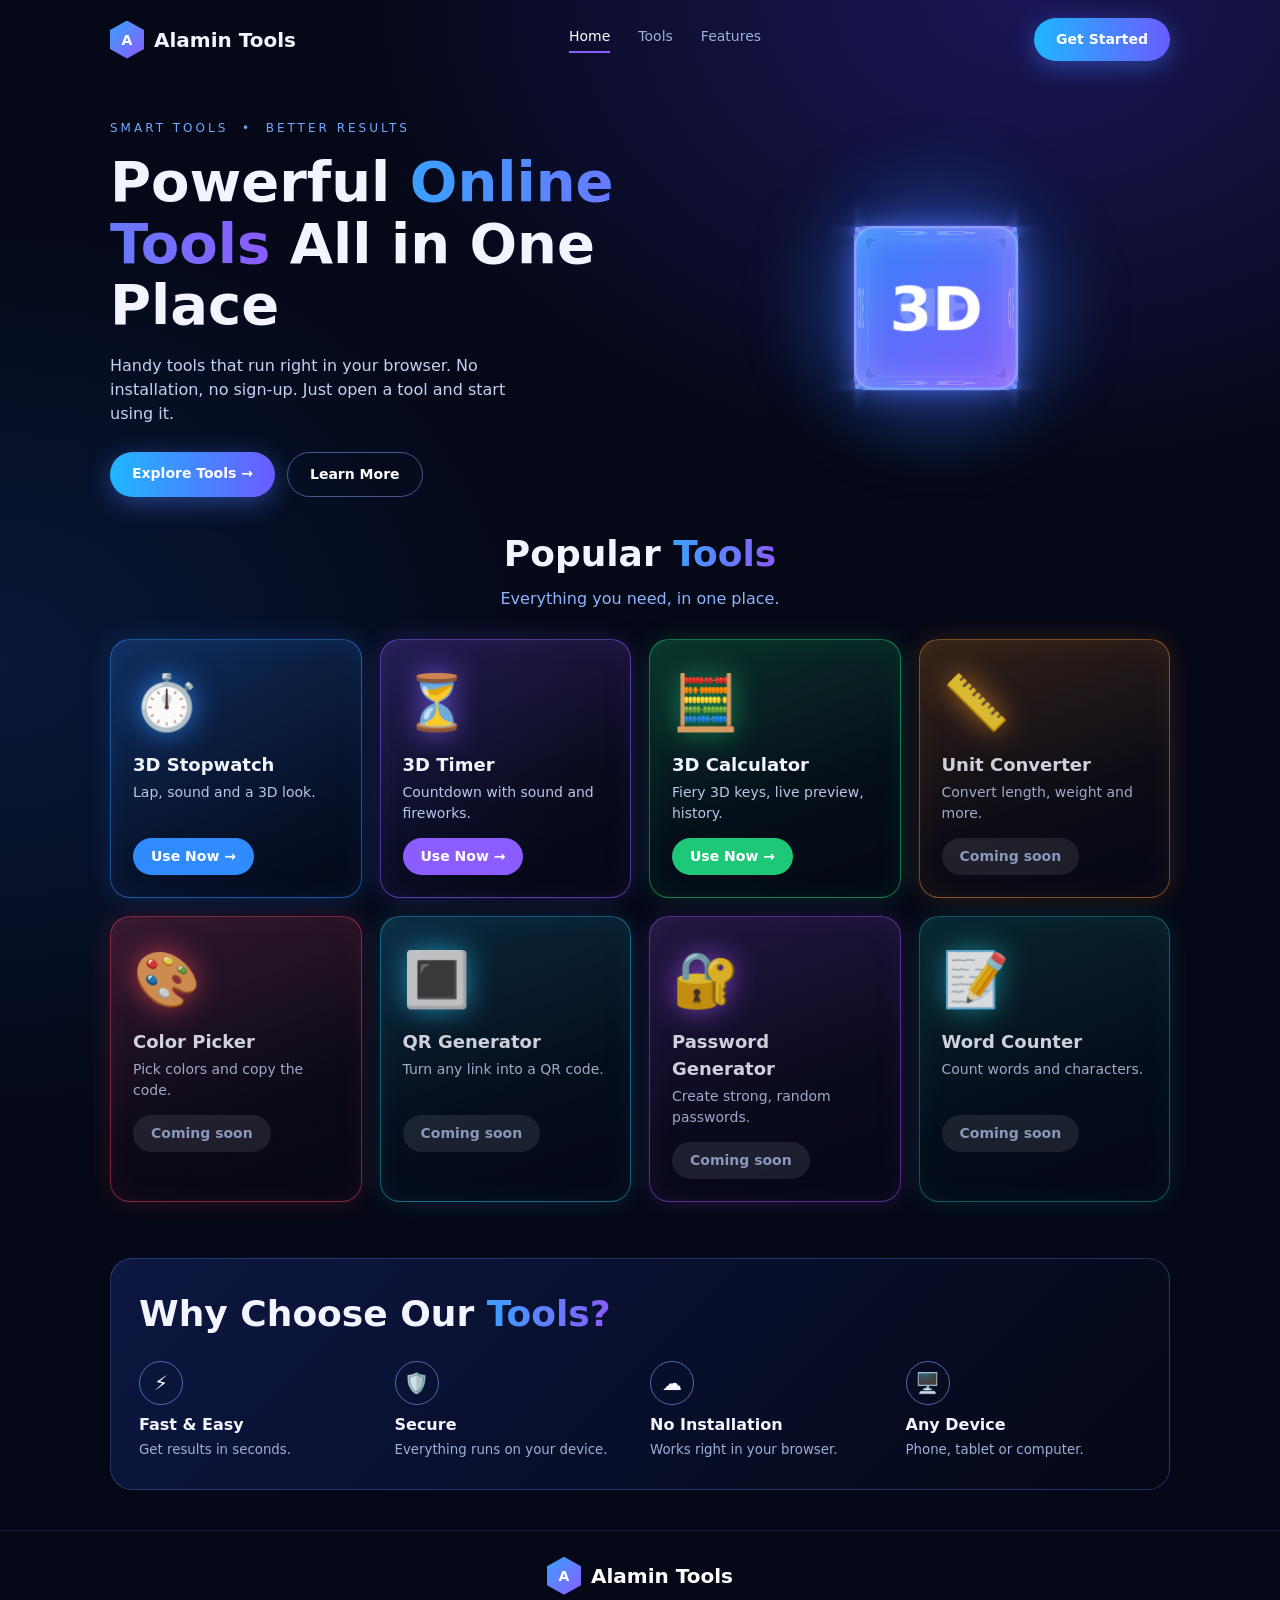
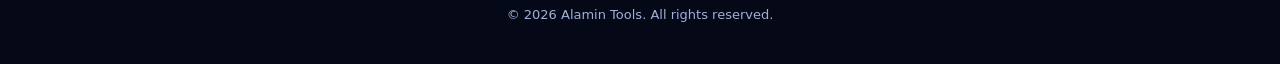
<file: index.html>
<!DOCTYPE html>
<html lang="en">
<head>
<meta charset="utf-8">
<meta name="viewport" content="width=device-width, initial-scale=1">
<title>Alamin Tools - Powerful Online Tools</title>
<style>
:root{--bg:#050816;--fg:#f2f5ff;--muted:#9fb0d8;--blue:#2f8bff;--violet:#8b5cff}
*{box-sizing:border-box;margin:0}
html{scroll-behavior:smooth}
body{background:var(--bg);color:var(--fg);font-family:system-ui,-apple-system,"Segoe UI",sans-serif;line-height:1.5;overflow-x:hidden;
background-image:radial-gradient(700px 500px at 80% 0,rgba(80,60,255,.28),transparent),radial-gradient(600px 500px at 0 40%,rgba(30,120,255,.14),transparent)}
a{color:inherit;text-decoration:none}
.wrap{max-width:1100px;margin:0 auto;padding:0 20px}
header{display:flex;align-items:center;justify-content:space-between;padding:18px 0}
.logo{display:flex;align-items:center;gap:10px;font-weight:700;font-size:20px}
.logo i{width:34px;height:38px;background:linear-gradient(135deg,#3aa0ff,#8b5cff);clip-path:polygon(50% 0,100% 25%,100% 75%,50% 100%,0 75%,0 25%);display:grid;place-items:center;font:800 14px system-ui;color:#fff;font-style:normal}
nav{display:flex;gap:28px;font-size:14px;color:var(--muted)}
nav a:first-child{color:#fff;border-bottom:2px solid var(--violet);padding-bottom:4px}
.btn{display:inline-block;padding:11px 22px;border-radius:999px;font-weight:600;font-size:14px;background:linear-gradient(90deg,#1fb6ff,#6a5cff);color:#fff;box-shadow:0 6px 24px rgba(70,120,255,.45)}
.btn.ghost{background:transparent;border:1px solid rgba(130,160,255,.5);box-shadow:none}
.hero{display:grid;grid-template-columns:1.1fr .9fr;align-items:center;gap:20px;padding:40px 0 30px}
.eyebrow{letter-spacing:.25em;font-size:12px;color:#6fa8ff;margin-bottom:14px}
h1{font-size:clamp(34px,6vw,56px);line-height:1.1}
h1 span,h2 span{background:linear-gradient(90deg,#3aa0ff,#8b5cff);-webkit-background-clip:text;background-clip:text;color:transparent}
.hero p{color:#c5d1f2;margin:18px 0 26px;max-width:440px}
.hero .row{display:flex;gap:12px;flex-wrap:wrap}
.stage{height:320px;display:grid;place-items:center;perspective:900px;position:relative}
.stage:before{content:"";position:absolute;width:300px;height:300px;border-radius:50%;background:radial-gradient(circle,rgba(110,80,255,.55),rgba(30,140,255,.25) 50%,transparent 70%);filter:blur(30px)}
.cube{position:relative;width:150px;height:150px;transform-style:preserve-3d;animation:spin 14s linear infinite}
.cube b{position:absolute;inset:0;display:grid;place-items:center;font:800 56px system-ui;color:#fff;border:2px solid rgba(160,190,255,.7);border-radius:18px;background:linear-gradient(135deg,rgba(47,139,255,.8),rgba(139,92,255,.8));box-shadow:inset 0 0 30px rgba(255,255,255,.25),0 0 30px rgba(90,120,255,.6)}
.cube b:nth-child(1){transform:translateZ(75px)}
.cube b:nth-child(2){transform:rotateY(180deg) translateZ(75px)}
.cube b:nth-child(3){transform:rotateY(90deg) translateZ(75px)}
.cube b:nth-child(4){transform:rotateY(-90deg) translateZ(75px)}
.cube b:nth-child(5){transform:rotateX(90deg) translateZ(75px)}
.cube b:nth-child(6){transform:rotateX(-90deg) translateZ(75px)}
@keyframes spin{from{transform:rotateX(-22deg) rotateY(0)}to{transform:rotateX(-22deg) rotateY(360deg)}}
@media (prefers-reduced-motion:reduce){.cube{animation:none;transform:rotateX(-22deg) rotateY(30deg)}}
h2{text-align:center;font-size:clamp(26px,4vw,36px)}
.sub{text-align:center;color:#8fb4ff;margin:6px 0 28px}
.grid{display:grid;grid-template-columns:repeat(auto-fill,minmax(230px,1fr));gap:18px}
.card{--c:47,139,255;position:relative;padding:22px;border-radius:20px;border:1px solid rgba(var(--c),.55);background:linear-gradient(160deg,rgba(var(--c),.22),rgba(var(--c),.04) 60%,rgba(5,8,22,.6));box-shadow:0 0 24px rgba(var(--c),.18),inset 0 0 30px rgba(var(--c),.08);transition:transform .2s,box-shadow .2s}
.card:hover{transform:translateY(-6px);box-shadow:0 0 34px rgba(var(--c),.4)}
.card .ic{font-size:54px;margin-bottom:8px;filter:drop-shadow(0 0 14px rgba(var(--c),.8))}
.card h3{font-size:18px;margin-bottom:4px}
.card p{font-size:14px;color:#b9c6e8;min-height:42px;margin-bottom:14px}
.card .go{display:inline-block;padding:8px 18px;border-radius:999px;font-size:14px;font-weight:600;background:rgb(var(--c));color:#fff}
.card.soon .go{background:rgba(255,255,255,.1);color:#9fb0d8}
.card.soon{opacity:.85}
.why{margin:56px 0 40px;padding:28px;border-radius:22px;border:1px solid rgba(110,140,255,.3);background:linear-gradient(135deg,rgba(20,40,110,.5),rgba(5,8,22,.6))}
.why h2{text-align:left;margin-bottom:20px}
.feats{display:grid;grid-template-columns:repeat(auto-fit,minmax(180px,1fr));gap:20px}
.feats .e{width:44px;height:44px;border-radius:50%;border:1px solid rgba(130,160,255,.6);display:grid;place-items:center;font-size:20px;margin-bottom:8px}
.feats b{display:block}
.feats small{color:var(--muted)}
footer{border-top:1px solid rgba(130,160,255,.15);padding:26px 0 40px;text-align:center;color:var(--muted);font-size:13px}
footer .logo{justify-content:center;margin-bottom:10px;color:#fff}
@media (max-width:760px){nav{display:none}.hero{grid-template-columns:1fr}.stage{height:260px;order:-1}.cube{transform-origin:center}}
</style>
</head>
<body>
<div class="wrap">
  <header>
    <a class="logo" href="#"><i>A</i> Alamin Tools</a>
    <nav><a href="#">Home</a><a href="#tools">Tools</a><a href="#features">Features</a></nav>
    <a class="btn" href="#tools">Get Started</a>
  </header>

  <section class="hero">
    <div>
      <div class="eyebrow">SMART TOOLS &nbsp;•&nbsp; BETTER RESULTS</div>
      <h1>Powerful <span>Online Tools</span> All in One Place</h1>
      <p>Handy tools that run right in your browser. No installation, no sign-up. Just open a tool and start using it.</p>
      <div class="row"><a class="btn" href="#tools">Explore Tools →</a><a class="btn ghost" href="#features">Learn More</a></div>
    </div>
    <div class="stage"><div class="cube"><b>3D</b><b>3D</b><b>3D</b><b>3D</b><b>3D</b><b>3D</b></div></div>
  </section>

  <section id="tools">
    <h2>Popular <span>Tools</span></h2>
    <div class="sub">Everything you need, in one place.</div>
    <div class="grid" id="grid"></div>
  </section>

  <section class="why" id="features">
    <h2>Why Choose Our <span>Tools?</span></h2>
    <div class="feats">
      <div><div class="e">⚡</div><b>Fast &amp; Easy</b><small>Get results in seconds.</small></div>
      <div><div class="e">🛡️</div><b>Secure</b><small>Everything runs on your device.</small></div>
      <div><div class="e">☁️</div><b>No Installation</b><small>Works right in your browser.</small></div>
      <div><div class="e">🖥️</div><b>Any Device</b><small>Phone, tablet or computer.</small></div>
    </div>
  </section>
</div>
<footer>
  <div class="logo"><i>A</i> Alamin Tools</div>
  © 2026 Alamin Tools. All rights reserved.
</footer>
<script src="tools.js"></script>
<script>
(function(){
  var g=document.getElementById('grid'),T=window.TOOLS||[];
  if(!T.length){g.textContent='Tools list could not be loaded.';return}
  T.forEach(function(t){
    var live=!!t.url,el=document.createElement(live?'a':'div');
    el.className='card'+(live?'':' soon');el.style.setProperty('--c',t.color||'47,139,255');
    if(live)el.href=t.url;
    var ic=document.createElement('div');ic.className='ic';ic.textContent=t.icon||'🛠️';
    var h=document.createElement('h3');h.textContent=t.name;
    var p=document.createElement('p');p.textContent=t.desc||'';
    var b=document.createElement('span');b.className='go';b.textContent=live?'Use Now →':'Coming soon';
    el.append(ic,h,p,b);g.appendChild(el);
  });
})();
</script>
</body>
</html>
</file>
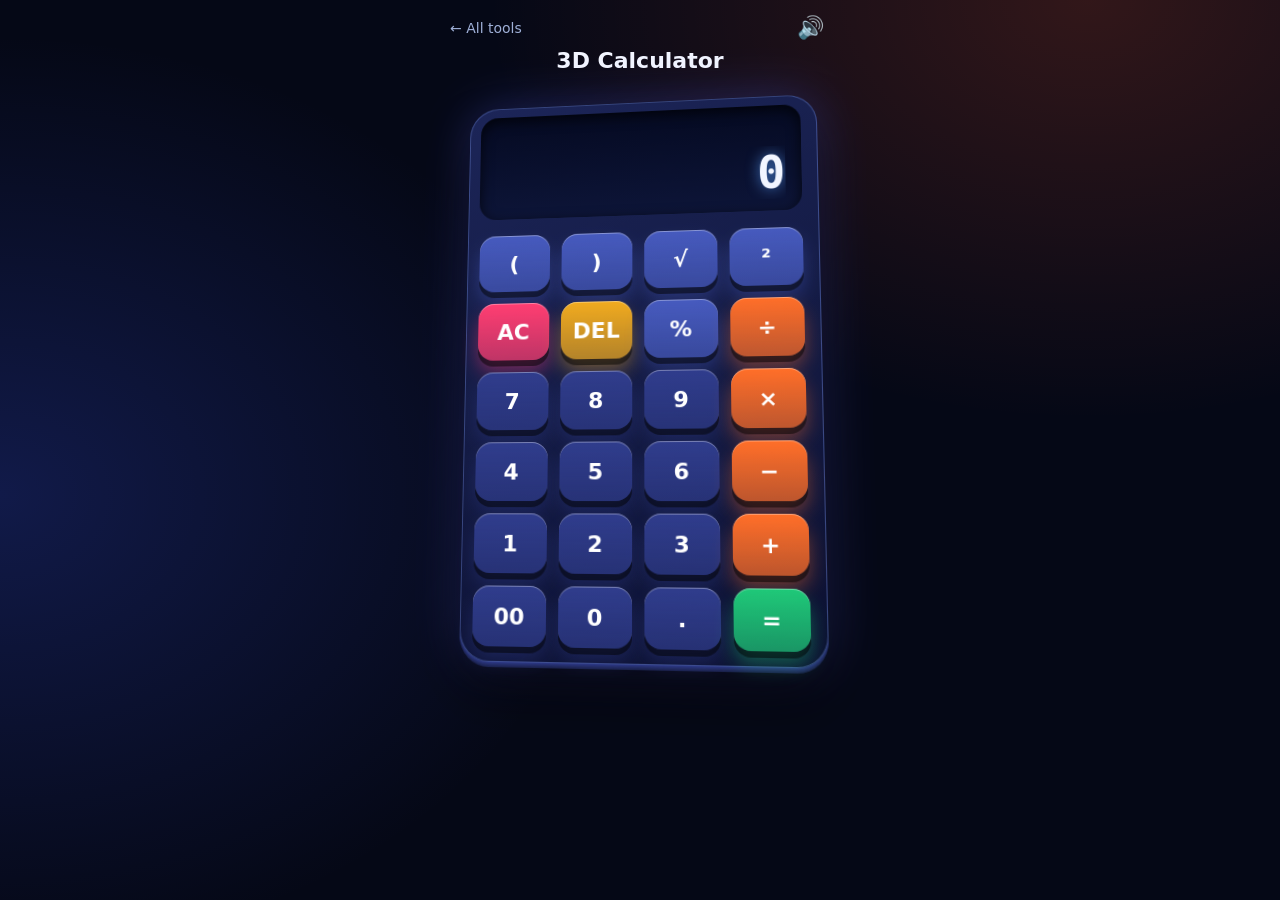
<file: calculator.html>
<!DOCTYPE html>
<html lang="en">
<head>
<meta charset="utf-8">
<meta name="viewport" content="width=device-width, initial-scale=1">
<title>3D Calculator</title>
<style>
*{box-sizing:border-box;margin:0;-webkit-tap-highlight-color:transparent}
html,body{background:#050816;color:#f2f5ff;font-family:system-ui,-apple-system,"Segoe UI",sans-serif}
body{min-height:100vh;display:flex;flex-direction:column;align-items:center;padding:14px 14px 40px;overflow-x:hidden;
background-image:radial-gradient(600px 420px at 85% 0,rgba(255,90,40,.18),transparent),radial-gradient(600px 460px at 0 55%,rgba(60,90,255,.22),transparent)}
.top{width:min(380px,100%);display:flex;justify-content:space-between;align-items:center}
.top a{color:#9fb0d8;font-size:14px;text-decoration:none}
#snd{background:none;border:0;font-size:22px;cursor:pointer;color:#fff}
h1{font-size:22px;margin:6px 0 18px}
.scene{perspective:1000px;width:min(360px,92vw)}
.calc{transform-style:preserve-3d;transform:rotateX(7deg) rotateY(-7deg);transition:transform .15s ease-out;padding:16px;border-radius:30px;
background:linear-gradient(160deg,#1c2558,#0b1030);border:1px solid rgba(130,160,255,.35);
box-shadow:0 1px 0 #2a3580,0 2px 0 #263070,0 3px 0 #222b64,0 4px 0 #1e2658,0 5px 0 #1a214c,0 30px 50px rgba(0,0,0,.55),0 0 50px rgba(90,100,255,.3)}
.screen{background:linear-gradient(180deg,#050a22,#0d1538);border-radius:18px;padding:12px 16px;margin-bottom:16px;box-shadow:inset 0 4px 14px rgba(0,0,0,.7);transform:translateZ(18px);min-height:108px;display:flex;flex-direction:column;justify-content:space-between;text-align:right}
.small{font-size:14px;color:#7f93c9;height:20px;white-space:nowrap;overflow:hidden}
.big{font:700 46px ui-monospace,Menlo,Consolas,monospace;white-space:nowrap;overflow-x:auto;scrollbar-width:none;text-shadow:0 0 14px rgba(90,160,255,.7)}
.big::-webkit-scrollbar{display:none}
.keys{display:grid;grid-template-columns:repeat(4,1fr);gap:12px;transform-style:preserve-3d}
.key{--k:47,60,140;touch-action:manipulation;user-select:none;border:0;border-radius:16px;height:58px;font:700 22px system-ui;color:#fff;cursor:pointer;
background:linear-gradient(180deg,rgba(var(--k),1),rgba(var(--k),.72));transform:translateZ(14px);
box-shadow:0 6px 0 rgba(0,0,0,.5),0 12px 18px rgba(var(--k),.4),inset 0 1px 0 rgba(255,255,255,.35);transition:transform .07s,box-shadow .07s,filter .2s}
.key.f{--k:70,90,190}.key.o{--k:255,110,40}.key.r{--k:255,61,113}.key.d{--k:240,170,30}.key.e{--k:30,200,120}
.key:active,.key.hit{transform:translateZ(14px) translateY(5px);box-shadow:0 1px 0 rgba(0,0,0,.5),0 0 26px rgba(255,140,30,.95),inset 0 1px 0 rgba(255,255,255,.35);filter:brightness(1.3)}
.hist{width:min(380px,100%);margin-top:26px}
.hist h2{font-size:14px;color:#9fb0d8;font-weight:600;margin-bottom:6px}
.hist div{display:flex;justify-content:space-between;gap:10px;padding:9px 12px;margin-bottom:6px;border-radius:12px;background:#111836;border:1px solid #232d63;font-family:ui-monospace,Menlo,monospace;font-size:14px;cursor:pointer}
.hist div b{color:#ffb020}
.shake{animation:sh .3s}
@keyframes sh{25%{transform:translateX(-6px)}75%{transform:translateX(6px)}}
canvas{position:fixed;inset:0;width:100%;height:100%;pointer-events:none;z-index:50;filter:blur(1.2px) saturate(1.3)}
</style>
</head>
<body>
<div class="top"><a href="index.html">← All tools</a><button id="snd" aria-label="Sound">🔊</button></div>
<h1>3D Calculator</h1>
<div class="scene"><div class="calc" id="calc">
  <div class="screen" id="screen"><div class="small" id="small"></div><div class="big" id="big">0</div></div>
  <div class="keys" id="keys"></div>
</div></div>
<div class="hist" id="hist" hidden><h2>History</h2><div id="hl" style="display:block;padding:0;border:0;background:none;cursor:default"></div></div>
<canvas id="fx"></canvas>
<script>
(function(){
function calc(str){
  var s=str.replace(/×/g,'*').replace(/÷/g,'/').replace(/−/g,'-').replace(/\s/g,''),i=0;
  function pk(){return s[i]}
  function ex(){var v=tm();while(pk()==='+'||pk()==='-'){var o=s[i++],r=tm();v=o==='+'?v+r:v-r}return v}
  function tm(){var v=un();while(pk()==='*'||pk()==='/'){var o=s[i++],r=un();v=o==='*'?v*r:v/r}return v}
  function un(){if(pk()==='-'){i++;return -un()}if(pk()==='+'){i++;return un()}
    if(pk()==='√'){i++;var v=un();if(v<0)throw 0;return Math.sqrt(v)}return po()}
  function po(){var v=pr();while(pk()==='%'||pk()==='²'){v=s[i++]==='%'?v/100:v*v}return v}
  function pr(){if(pk()==='('){i++;var v=ex();if(pk()!==')')throw 0;i++;return v}
    var m=/^(\d+\.?\d*|\.\d+)(e[+-]?\d+)?/.exec(s.slice(i));if(!m)throw 0;i+=m[0].length;return parseFloat(m[0])}
  var v=ex();if(i!==s.length||!isFinite(v))throw 0;return v}
/*end calc*/
var $=function(i){return document.getElementById(i)};
var big=$('big'),small=$('small'),keysEl=$('keys'),hl=$('hl'),hist=$('hist'),calcEl=$('calc'),cv=$('fx'),cx=cv.getContext('2d');
var expr='',eq=false,last='',H=[];
var L=[['(','f'],[')','f'],['√','f'],['²','f'],['AC','r'],['DEL','d'],['%','f'],['÷','o'],['7'],['8'],['9'],['×','o'],['4'],['5'],['6'],['−','o'],['1'],['2'],['3'],['+','o'],['00'],['0'],['.'],['=','e']];
L.forEach(function(k){var b=document.createElement('button');b.className='key '+(k[1]||'');b.textContent=k[0];b.setAttribute('data-k',k[0]);keysEl.appendChild(b);
  b.addEventListener('pointerdown',function(e){e.preventDefault();press(k[0],b)})});
var AC=window.AudioContext||window.webkitAudioContext,ac=null,on=true;
function tone(f,d,t,v){if(!on||!AC)return;try{ac=ac||new AC();if(ac.state==='suspended')ac.resume();var o=ac.createOscillator(),g=ac.createGain(),n=ac.currentTime;o.type=t||'sine';o.frequency.value=f;g.gain.setValueAtTime(v||.15,n);g.gain.exponentialRampToValueAtTime(.001,n+d);o.connect(g);g.connect(ac.destination);o.start(n);o.stop(n+d)}catch(e){}}
$('snd').onclick=function(){on=!on;$('snd').textContent=on?'🔊':'🔇';tone(600,.08)};
function fmt(v){var r=parseFloat(v.toPrecision(12)),t=Math.abs(r)>=1e15||(r!==0&&Math.abs(r)<1e-7)?r.toExponential(6):String(r);return t.replace('-','−')}
function isOp(c){return c==='+'||c==='−'||c==='×'||c==='÷'||c==='-'}
function isVal(c){return /[0-9)%²]/.test(c)}
function preview(){var o=(expr.match(/\(/g)||[]).length-(expr.match(/\)/g)||[]).length;
  if(!/[+−×÷%²√(]/.test(expr.slice(expr.charAt(0)==='−'?1:0)))return '';
  try{return fmt(calc(expr+(o>0?Array(o+1).join(')'):'')))}catch(e){return ''}}
function render(){
  var t=expr||'0';big.textContent=t;big.style.fontSize=t.length>14?'26px':t.length>10?'34px':'46px';big.scrollLeft=big.scrollWidth;
  if(eq)small.textContent=last;else{var p=preview();small.textContent=p&&p!==expr?'= '+p:''}
}
function press(k,btn){
  if(btn)fire(btn);
  tone(/\d|\./.test(k)?520:k==='='?880:k==='AC'?280:700,.07,'triangle');
  var c=expr.slice(-1);
  if(/^(\d|00|\.)$/.test(k)||k==='00'){
    if(eq){expr='';eq=false;c=''}
    if(k==='.'){var seg=expr.split(/[+−×÷()√]/).pop();if(seg.indexOf('.')>-1)return render();if(!seg)k='0.'}
    if(c===')'||c==='%'||c==='²')expr+='×';
    expr+=k;
  }else if(isOp(k)){
    if(!expr){if(k==='−')expr='−';return render()}
    if(eq)eq=false;
    if(c==='('&&k!=='−')return render();
    if(isOp(c)){if(expr.length===1)return render();expr=expr.slice(0,-1)}
    expr+=k;
  }else if(k==='('){if(eq){expr='';eq=false}if(isVal(expr.slice(-1)))expr+='×';expr+='('}
  else if(k===')'){var o=(expr.match(/\(/g)||[]).length-(expr.match(/\)/g)||[]).length;if(o>0&&isVal(c))expr+=')'}
  else if(k==='√'){if(eq){expr='';eq=false}if(isVal(expr.slice(-1)))expr+='×';expr+='√'}
  else if(k==='%'||k==='²'){if(isVal(c))expr+=k;eq=false}
  else if(k==='DEL'){if(eq){expr='';eq=false}else expr=expr.slice(0,-1)}
  else if(k==='AC'){expr='';eq=false}
  else if(k==='='){
    if(!expr||eq)return;
    var o2=(expr.match(/\(/g)||[]).length-(expr.match(/\)/g)||[]).length,src=expr+(o2>0?Array(o2+1).join(')'):'');
    try{var r=fmt(calc(src));last=src+' =';H.unshift({e:src,r:r});H=H.slice(0,6);expr=r;eq=true;tone(1040,.18,'sine',.2);drawH()}
    catch(e){calcEl.classList.remove('shake');void calcEl.offsetWidth;calcEl.classList.add('shake');tone(150,.25,'sawtooth',.2);big.textContent='Error';small.textContent='';return}
  }
  render();
}
function drawH(){hist.hidden=!H.length;hl.innerHTML='';H.forEach(function(h){var d=document.createElement('div');d.style.cssText='display:flex;justify-content:space-between;gap:10px;padding:9px 12px;margin-bottom:6px;border-radius:12px;background:#111836;border:1px solid #232d63;font-family:ui-monospace,Menlo,monospace;font-size:14px;cursor:pointer';
  var a=document.createElement('span'),b=document.createElement('b');a.textContent=h.e;b.textContent='= '+h.r;b.style.color='#ffb020';d.append(a,b);
  d.onclick=function(){expr=h.r;eq=false;render()};hl.appendChild(d)})}
/* fire */
var ps=[],run=false;
function size(){cv.width=innerWidth;cv.height=innerHeight}size();addEventListener('resize',size);
function fire(btn){var r=btn.getBoundingClientRect(),x=r.left+r.width/2,y=r.top+r.height*.35;
  btn.classList.add('hit');setTimeout(function(){btn.classList.remove('hit')},140);
  for(var i=0;i<46;i++)ps.push({x:x+(Math.random()-.5)*r.width*.7,y:y,vx:(Math.random()-.5)*1.8,vy:-(1.2+Math.random()*3.4),s:7+Math.random()*11,l:1,p:Math.random()*6});
  if(!run){run=true;anim()}}
function anim(){cx.clearRect(0,0,cv.width,cv.height);cx.globalCompositeOperation='lighter';
  ps=ps.filter(function(p){p.p+=.25;p.x+=p.vx+Math.sin(p.p)*.6;p.y+=p.vy;p.vy*=.985;p.l-=.028;p.s*=.965;if(p.l<=0)return false;
    var c=p.l>.7?'255,225,90':p.l>.4?'255,120,20':'210,40,10';
    cx.fillStyle='rgba('+c+','+(p.l*.9).toFixed(2)+')';cx.beginPath();cx.arc(p.x,p.y,p.s,0,6.283);cx.fill();return true});
  if(ps.length)requestAnimationFrame(anim);else{run=false;cx.clearRect(0,0,cv.width,cv.height)}}
/* keyboard + tilt */
addEventListener('keydown',function(e){
  var m={'*':'×','/':'÷','-':'−','Enter':'=','Backspace':'DEL','Escape':'AC'},k=m[e.key]||e.key;
  var b=keysEl.querySelector('[data-k="'+k+'"]');
  if(b&&!e.ctrlKey&&!e.metaKey){e.preventDefault();press(k,b)}});
addEventListener('mousemove',function(e){var dx=(e.clientX/innerWidth-.5),dy=(e.clientY/innerHeight-.5);
  calcEl.style.transform='rotateX('+(7-dy*16).toFixed(1)+'deg) rotateY('+(-7+dx*20).toFixed(1)+'deg)'});
render();
})();
</script>
</body>
</html>
</file>
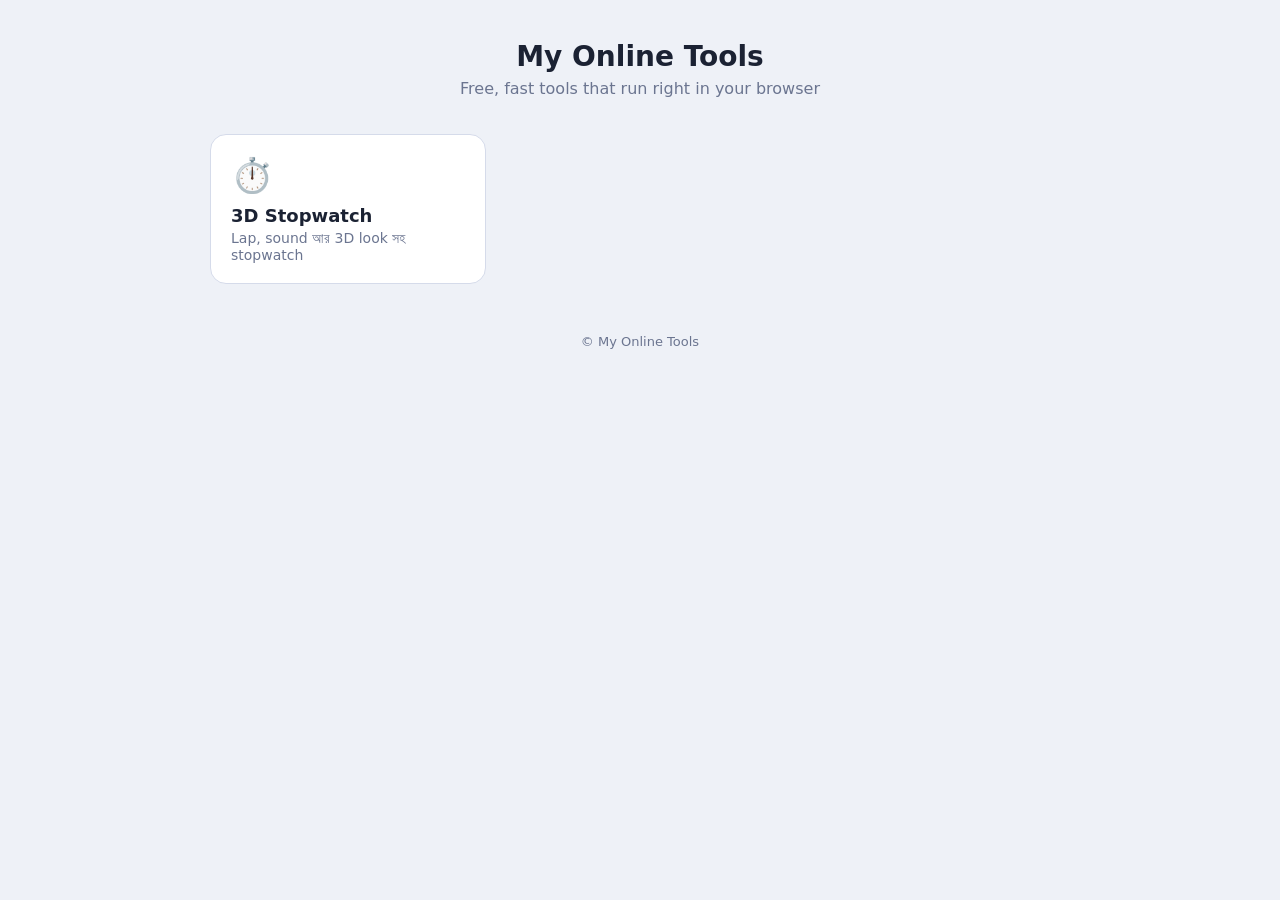
<file: index(1).html>
<!DOCTYPE html>
<html lang="en">
<head>
<meta charset="utf-8">
<meta name="viewport" content="width=device-width, initial-scale=1">
<title>My Online Tools</title>
<link rel="stylesheet" href="style.css">
</head>
<body>
<header>
  <h1>My Online Tools</h1>
  <p>Free, fast tools that run right in your browser</p>
</header>
<main class="grid">
  <!-- Notun tool add korte: ei card-ta copy kore href, icon, naam, description bodlao -->
  <a class="card" href="stopwatch.html">
    <div class="icon">⏱️</div>
    <h2>3D Stopwatch</h2>
    <p>Lap, sound আর 3D look সহ stopwatch</p>
  </a>
</main>
<footer>© My Online Tools</footer>
</body>
</html>
</file>
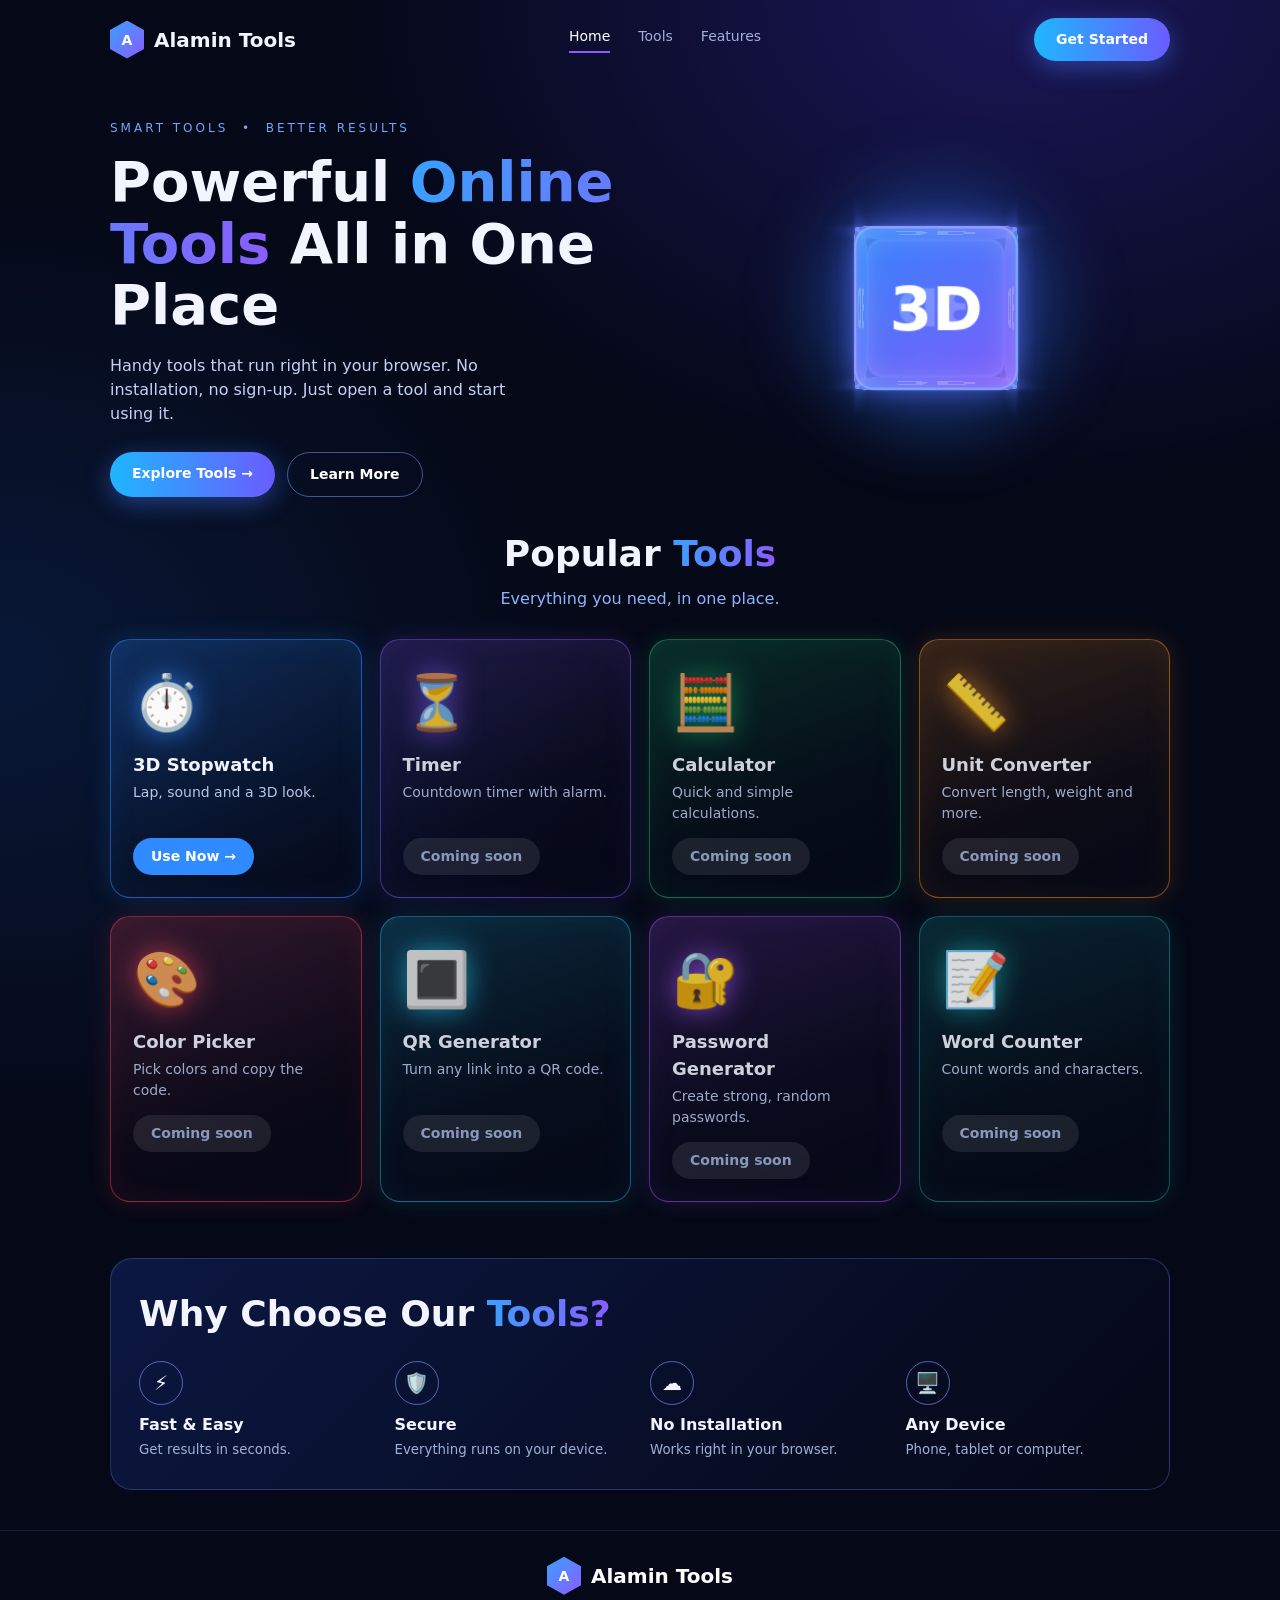
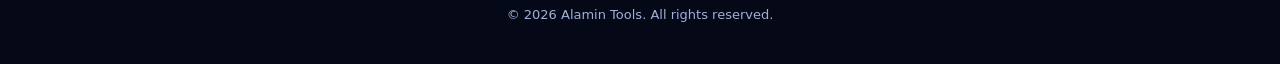
<file: index(2).html>
<!DOCTYPE html>
<html lang="en">
<head>
<meta charset="utf-8">
<meta name="viewport" content="width=device-width, initial-scale=1">
<title>Alamin Tools - Powerful Online Tools</title>
<style>
:root{--bg:#050816;--fg:#f2f5ff;--muted:#9fb0d8;--blue:#2f8bff;--violet:#8b5cff}
*{box-sizing:border-box;margin:0}
html{scroll-behavior:smooth}
body{background:var(--bg);color:var(--fg);font-family:system-ui,-apple-system,"Segoe UI",sans-serif;line-height:1.5;overflow-x:hidden;
background-image:radial-gradient(700px 500px at 80% 0,rgba(80,60,255,.28),transparent),radial-gradient(600px 500px at 0 40%,rgba(30,120,255,.14),transparent)}
a{color:inherit;text-decoration:none}
.wrap{max-width:1100px;margin:0 auto;padding:0 20px}
header{display:flex;align-items:center;justify-content:space-between;padding:18px 0}
.logo{display:flex;align-items:center;gap:10px;font-weight:700;font-size:20px}
.logo i{width:34px;height:38px;background:linear-gradient(135deg,#3aa0ff,#8b5cff);clip-path:polygon(50% 0,100% 25%,100% 75%,50% 100%,0 75%,0 25%);display:grid;place-items:center;font:800 14px system-ui;color:#fff;font-style:normal}
nav{display:flex;gap:28px;font-size:14px;color:var(--muted)}
nav a:first-child{color:#fff;border-bottom:2px solid var(--violet);padding-bottom:4px}
.btn{display:inline-block;padding:11px 22px;border-radius:999px;font-weight:600;font-size:14px;background:linear-gradient(90deg,#1fb6ff,#6a5cff);color:#fff;box-shadow:0 6px 24px rgba(70,120,255,.45)}
.btn.ghost{background:transparent;border:1px solid rgba(130,160,255,.5);box-shadow:none}
.hero{display:grid;grid-template-columns:1.1fr .9fr;align-items:center;gap:20px;padding:40px 0 30px}
.eyebrow{letter-spacing:.25em;font-size:12px;color:#6fa8ff;margin-bottom:14px}
h1{font-size:clamp(34px,6vw,56px);line-height:1.1}
h1 span,h2 span{background:linear-gradient(90deg,#3aa0ff,#8b5cff);-webkit-background-clip:text;background-clip:text;color:transparent}
.hero p{color:#c5d1f2;margin:18px 0 26px;max-width:440px}
.hero .row{display:flex;gap:12px;flex-wrap:wrap}
.stage{height:320px;display:grid;place-items:center;perspective:900px;position:relative}
.stage:before{content:"";position:absolute;width:300px;height:300px;border-radius:50%;background:radial-gradient(circle,rgba(110,80,255,.55),rgba(30,140,255,.25) 50%,transparent 70%);filter:blur(30px)}
.cube{position:relative;width:150px;height:150px;transform-style:preserve-3d;animation:spin 14s linear infinite}
.cube b{position:absolute;inset:0;display:grid;place-items:center;font:800 56px system-ui;color:#fff;border:2px solid rgba(160,190,255,.7);border-radius:18px;background:linear-gradient(135deg,rgba(47,139,255,.8),rgba(139,92,255,.8));box-shadow:inset 0 0 30px rgba(255,255,255,.25),0 0 30px rgba(90,120,255,.6)}
.cube b:nth-child(1){transform:translateZ(75px)}
.cube b:nth-child(2){transform:rotateY(180deg) translateZ(75px)}
.cube b:nth-child(3){transform:rotateY(90deg) translateZ(75px)}
.cube b:nth-child(4){transform:rotateY(-90deg) translateZ(75px)}
.cube b:nth-child(5){transform:rotateX(90deg) translateZ(75px)}
.cube b:nth-child(6){transform:rotateX(-90deg) translateZ(75px)}
@keyframes spin{from{transform:rotateX(-22deg) rotateY(0)}to{transform:rotateX(-22deg) rotateY(360deg)}}
@media (prefers-reduced-motion:reduce){.cube{animation:none;transform:rotateX(-22deg) rotateY(30deg)}}
h2{text-align:center;font-size:clamp(26px,4vw,36px)}
.sub{text-align:center;color:#8fb4ff;margin:6px 0 28px}
.grid{display:grid;grid-template-columns:repeat(auto-fill,minmax(230px,1fr));gap:18px}
.card{--c:47,139,255;position:relative;padding:22px;border-radius:20px;border:1px solid rgba(var(--c),.55);background:linear-gradient(160deg,rgba(var(--c),.22),rgba(var(--c),.04) 60%,rgba(5,8,22,.6));box-shadow:0 0 24px rgba(var(--c),.18),inset 0 0 30px rgba(var(--c),.08);transition:transform .2s,box-shadow .2s}
.card:hover{transform:translateY(-6px);box-shadow:0 0 34px rgba(var(--c),.4)}
.card .ic{font-size:54px;margin-bottom:8px;filter:drop-shadow(0 0 14px rgba(var(--c),.8))}
.card h3{font-size:18px;margin-bottom:4px}
.card p{font-size:14px;color:#b9c6e8;min-height:42px;margin-bottom:14px}
.card .go{display:inline-block;padding:8px 18px;border-radius:999px;font-size:14px;font-weight:600;background:rgb(var(--c));color:#fff}
.card.soon .go{background:rgba(255,255,255,.1);color:#9fb0d8}
.card.soon{opacity:.85}
.why{margin:56px 0 40px;padding:28px;border-radius:22px;border:1px solid rgba(110,140,255,.3);background:linear-gradient(135deg,rgba(20,40,110,.5),rgba(5,8,22,.6))}
.why h2{text-align:left;margin-bottom:20px}
.feats{display:grid;grid-template-columns:repeat(auto-fit,minmax(180px,1fr));gap:20px}
.feats .e{width:44px;height:44px;border-radius:50%;border:1px solid rgba(130,160,255,.6);display:grid;place-items:center;font-size:20px;margin-bottom:8px}
.feats b{display:block}
.feats small{color:var(--muted)}
footer{border-top:1px solid rgba(130,160,255,.15);padding:26px 0 40px;text-align:center;color:var(--muted);font-size:13px}
footer .logo{justify-content:center;margin-bottom:10px;color:#fff}
@media (max-width:760px){nav{display:none}.hero{grid-template-columns:1fr}.stage{height:260px;order:-1}.cube{transform-origin:center}}
</style>
</head>
<body>
<div class="wrap">
  <header>
    <a class="logo" href="#"><i>A</i> Alamin Tools</a>
    <nav><a href="#">Home</a><a href="#tools">Tools</a><a href="#features">Features</a></nav>
    <a class="btn" href="#tools">Get Started</a>
  </header>

  <section class="hero">
    <div>
      <div class="eyebrow">SMART TOOLS &nbsp;•&nbsp; BETTER RESULTS</div>
      <h1>Powerful <span>Online Tools</span> All in One Place</h1>
      <p>Handy tools that run right in your browser. No installation, no sign-up. Just open a tool and start using it.</p>
      <div class="row"><a class="btn" href="#tools">Explore Tools →</a><a class="btn ghost" href="#features">Learn More</a></div>
    </div>
    <div class="stage"><div class="cube"><b>3D</b><b>3D</b><b>3D</b><b>3D</b><b>3D</b><b>3D</b></div></div>
  </section>

  <section id="tools">
    <h2>Popular <span>Tools</span></h2>
    <div class="sub">Everything you need, in one place.</div>
    <div class="grid">
      <!-- Notun tool: ei card copy kore href, icon, naam, description bodlao. "soon" class soriye <a> banao -->
      <a class="card" href="stopwatch.html"><div class="ic">⏱️</div><h3>3D Stopwatch</h3><p>Lap, sound and a 3D look.</p><span class="go">Use Now →</span></a>
      <div class="card soon" style="--c:139,92,255"><div class="ic">⏳</div><h3>Timer</h3><p>Countdown timer with alarm.</p><span class="go">Coming soon</span></div>
      <div class="card soon" style="--c:30,200,120"><div class="ic">🧮</div><h3>Calculator</h3><p>Quick and simple calculations.</p><span class="go">Coming soon</span></div>
      <div class="card soon" style="--c:255,150,40"><div class="ic">📏</div><h3>Unit Converter</h3><p>Convert length, weight and more.</p><span class="go">Coming soon</span></div>
      <div class="card soon" style="--c:255,70,90"><div class="ic">🎨</div><h3>Color Picker</h3><p>Pick colors and copy the code.</p><span class="go">Coming soon</span></div>
      <div class="card soon" style="--c:40,190,230"><div class="ic">🔳</div><h3>QR Generator</h3><p>Turn any link into a QR code.</p><span class="go">Coming soon</span></div>
      <div class="card soon" style="--c:170,90,255"><div class="ic">🔐</div><h3>Password Generator</h3><p>Create strong, random passwords.</p><span class="go">Coming soon</span></div>
      <div class="card soon" style="--c:30,170,170"><div class="ic">📝</div><h3>Word Counter</h3><p>Count words and characters.</p><span class="go">Coming soon</span></div>
    </div>
  </section>

  <section class="why" id="features">
    <h2>Why Choose Our <span>Tools?</span></h2>
    <div class="feats">
      <div><div class="e">⚡</div><b>Fast &amp; Easy</b><small>Get results in seconds.</small></div>
      <div><div class="e">🛡️</div><b>Secure</b><small>Everything runs on your device.</small></div>
      <div><div class="e">☁️</div><b>No Installation</b><small>Works right in your browser.</small></div>
      <div><div class="e">🖥️</div><b>Any Device</b><small>Phone, tablet or computer.</small></div>
    </div>
  </section>
</div>
<footer>
  <div class="logo"><i>A</i> Alamin Tools</div>
  © 2026 Alamin Tools. All rights reserved.
</footer>
</body>
</html>
</file>
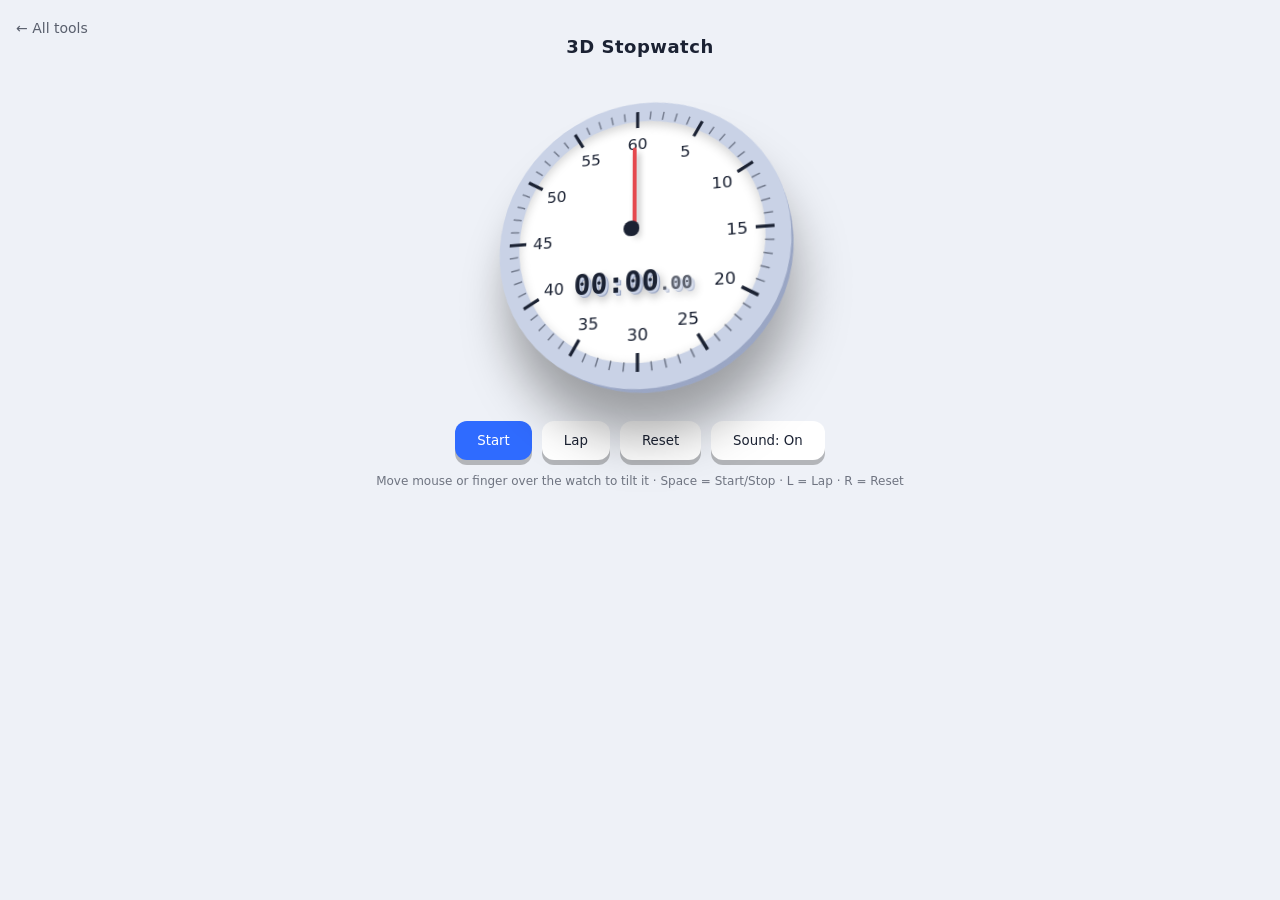
<file: stopwatch.html>
<!DOCTYPE html>
<html lang="en">
<head>
<meta charset="utf-8">
<meta name="viewport" content="width=device-width, initial-scale=1, viewport-fit=cover">
<title>3D Stopwatch</title>
<style>
:root{--bg:#eef1f7;--fg:#1b2233;--face:#fff;--ring:#c9d2e6;--side:#9aa6c4;--accent:#e5484d;--btn:#2f6bff;--btnfg:#fff;--card:#fff;
box-sizing:border-box;padding-top:env(safe-area-inset-top,0px);padding-bottom:env(safe-area-inset-bottom,0px)}
@media (prefers-color-scheme:dark){:root:not([data-theme="light"]){--bg:#0f1320;--fg:#e8ecf8;--face:#1a2036;--ring:#2c3558;--side:#0a0d18;--accent:#ff6b70;--btn:#5b8dff;--card:#1a2036}}
:root[data-theme="dark"]{--bg:#0f1320;--fg:#e8ecf8;--face:#1a2036;--ring:#2c3558;--side:#0a0d18;--accent:#ff6b70;--btn:#5b8dff;--card:#1a2036}
*{box-sizing:border-box}
html,body{margin:0;background:var(--bg);color:var(--fg);font-family:system-ui,-apple-system,"Segoe UI",sans-serif}
body{min-height:100%;display:flex;flex-direction:column;align-items:center;padding:20px 16px 32px}
h1{font-size:18px;margin:0 0 8px;font-weight:600;letter-spacing:.5px}
.scene{perspective:900px;width:min(300px,80vw);aspect-ratio:1;margin:24px 0}
.watch{position:relative;width:100%;height:100%;transform-style:preserve-3d;transform:rotateX(18deg) rotateY(-14deg);transition:transform .15s ease-out}
.layer{position:absolute;inset:0;border-radius:50%}
.layer.l0{transform:translateZ(-24px);background:var(--side);box-shadow:0 40px 50px rgba(0,0,0,.35)}
.layer.l1{transform:translateZ(-12px);background:var(--side)}
.layer.l2{transform:translateZ(0);background:var(--ring)}
.layer.l3{inset:8%;transform:translateZ(6px);background:var(--face);box-shadow:inset 0 4px 12px rgba(0,0,0,.18)}
svg{position:absolute;inset:0;width:100%;height:100%;transform:translateZ(10px)}
.hand{position:absolute;left:50%;top:50%;width:0;height:0;transform-style:preserve-3d;transform:translateZ(22px)}
.hand i{position:absolute;left:-2px;bottom:0;width:4px;height:38%;min-height:90px;border-radius:2px;background:var(--accent);transform-origin:50% 100%;transform:translateY(0) rotate(0deg);box-shadow:3px 6px 6px rgba(0,0,0,.3)}
.pin{position:absolute;left:50%;top:50%;width:16px;height:16px;margin:-8px;border-radius:50%;background:var(--fg);transform:translateZ(34px)}
.digits{position:absolute;left:0;right:0;top:62%;text-align:center;font:700 28px ui-monospace,Menlo,Consolas,monospace;transform:translateZ(30px);text-shadow:1px 1px 0 var(--ring),2px 2px 0 var(--ring),3px 3px 0 var(--side),4px 6px 8px rgba(0,0,0,.35)}
.digits small{font-size:18px;opacity:.7}
.btns{display:flex;flex-wrap:wrap;justify-content:center;gap:10px;margin-top:8px}
button{font:600 16px inherit;font-family:inherit;border:0;border-radius:12px;padding:12px 22px;background:var(--btn);color:var(--btnfg);cursor:pointer;box-shadow:0 5px 0 rgba(0,0,0,.25);transition:transform .08s,box-shadow .08s}
button:active{transform:translateY(4px);box-shadow:0 1px 0 rgba(0,0,0,.25)}
button.sec{background:var(--card);color:var(--fg)}
button.stop{background:var(--accent)}
.laps{width:min(360px,100%);margin-top:22px;background:var(--card);border-radius:14px;padding:6px 14px;max-height:220px;overflow-y:auto}
.laps div{display:flex;justify-content:space-between;padding:8px 0;border-bottom:1px solid var(--ring);font-family:ui-monospace,Menlo,Consolas,monospace;font-size:15px}
.laps div:last-child{border:0}
.hint{margin-top:14px;font-size:12px;opacity:.6;text-align:center}
</style>
</head>
<body>
<a href="index.html" style="color:inherit;font-size:14px;opacity:.7;text-decoration:none;align-self:flex-start">← All tools</a>
<h1>3D Stopwatch</h1>
<div class="scene" id="scene">
  <div class="watch" id="watch">
    <div class="layer l0"></div><div class="layer l1"></div><div class="layer l2"></div><div class="layer l3"></div>
    <svg viewBox="-100 -100 200 200" id="ticks"></svg>
    <div class="hand"><i id="hand"></i></div>
    <div class="pin"></div>
    <div class="digits" id="digits">00:00<small>.00</small></div>
  </div>
</div>
<div class="btns">
  <button id="go">Start</button>
  <button id="lap" class="sec">Lap</button>
  <button id="reset" class="sec">Reset</button>
  <button id="snd" class="sec">Sound: On</button>
</div>
<div class="laps" id="laps" hidden></div>
<div class="hint">Move mouse or finger over the watch to tilt it · Space = Start/Stop · L = Lap · R = Reset</div>
<script>
(function(){
  var ticks=document.getElementById('ticks'),s='';
  for(var i=0;i<60;i++){var a=i*6*Math.PI/180,big=i%5===0,r1=big?78:84,r2=90;
    s+='<line x1="'+(Math.sin(a)*r1).toFixed(2)+'" y1="'+(-Math.cos(a)*r1).toFixed(2)+'" x2="'+(Math.sin(a)*r2).toFixed(2)+'" y2="'+(-Math.cos(a)*r2).toFixed(2)+'" stroke="currentColor" stroke-width="'+(big?2.2:1)+'" opacity="'+(big?1:.5)+'"/>';
    if(big){s+='<text x="'+(Math.sin(a)*66).toFixed(2)+'" y="'+(-Math.cos(a)*66+4).toFixed(2)+'" font-size="11" text-anchor="middle" fill="currentColor" font-family="system-ui">'+(i===0?60:i)+'</text>';}}
  ticks.innerHTML=s;ticks.style.color='var(--fg)';

  var digits=document.getElementById('digits'),hand=document.getElementById('hand'),
      go=document.getElementById('go'),lapBtn=document.getElementById('lap'),resetBtn=document.getElementById('reset'),
      lapsEl=document.getElementById('laps'),watch=document.getElementById('watch');
  var running=false,start=0,elapsed=0,raf=0,laps=[],lastLap=0;
  var AC=window.AudioContext||window.webkitAudioContext,actx=null,soundOn=true,lastSec=0;
  function beep(f,d,v){if(!soundOn||!AC)return;try{actx=actx||new AC();if(actx.state==='suspended')actx.resume();var o=actx.createOscillator(),g=actx.createGain(),n=actx.currentTime;o.type='sine';o.frequency.value=f;g.gain.setValueAtTime(v||.25,n);g.gain.exponentialRampToValueAtTime(.001,n+d);o.connect(g);g.connect(actx.destination);o.start(n);o.stop(n+d)}catch(e){}}
  var sndBtn=document.getElementById('snd');
  sndBtn.onclick=function(){soundOn=!soundOn;sndBtn.textContent='Sound: '+(soundOn?'On':'Off');beep(700,.08)};

  function pad(n,l){n=String(n);while(n.length<(l||2))n='0'+n;return n}
  function fmt(ms){var m=Math.floor(ms/60000),sec=Math.floor(ms/1000)%60,cs=Math.floor(ms/10)%100;return{main:pad(m)+':'+pad(sec),cs:pad(cs)}}
  function fmtFull(ms){var f=fmt(ms);return f.main+'.'+f.cs}
  function render(){
    var t=running?elapsed+performance.now()-start:elapsed,f=fmt(t);
    digits.innerHTML=f.main+'<small>.'+f.cs+'</small>';
    hand.style.transform='rotate('+((t/1000)%60*6)+'deg)';
    return t;
  }
  function loop(){var t=render(),sc=Math.floor(t/1000);if(sc!==lastSec){lastSec=sc;if(sc>0)beep(1200,.03,.08)}raf=requestAnimationFrame(loop)}
  function toggle(){
    if(running){elapsed+=performance.now()-start;running=false;cancelAnimationFrame(raf);render();go.textContent='Resume';go.classList.remove('stop');beep(440,.15)}
    else{start=performance.now();running=true;lastSec=Math.floor(elapsed/1000);beep(880,.15);loop();go.textContent='Stop';go.classList.add('stop')}
  }
  function lap(){
    if(!running)return;var t=render();
    laps.unshift({n:laps.length+1,total:t,split:t-lastLap});lastLap=t;drawLaps();beep(660,.1)
  }
  function drawLaps(){
    lapsEl.hidden=!laps.length;
    lapsEl.innerHTML=laps.map(function(l){return '<div><span>Lap '+l.n+'</span><span>'+fmtFull(l.split)+'</span><span>'+fmtFull(l.total)+'</span></div>'}).join('');
  }
  function reset(){
    running=false;cancelAnimationFrame(raf);elapsed=0;lastLap=0;laps=[];drawLaps();
    go.textContent='Start';go.classList.remove('stop');render();beep(300,.15);
  }
  go.onclick=toggle;lapBtn.onclick=lap;resetBtn.onclick=reset;
  document.addEventListener('keydown',function(e){
    if(e.code==='Space'){e.preventDefault();toggle()}
    else if(e.key==='l'||e.key==='L')lap();
    else if(e.key==='r'||e.key==='R')reset();
  });
  function tilt(x,y){
    var r=document.getElementById('scene').getBoundingClientRect(),
        dx=(x-(r.left+r.width/2))/window.innerWidth,dy=(y-(r.top+r.height/2))/window.innerHeight;
    watch.style.transform='rotateX('+(-dy*50).toFixed(1)+'deg) rotateY('+(dx*60).toFixed(1)+'deg)';
  }
  window.addEventListener('mousemove',function(e){tilt(e.clientX,e.clientY)});
  window.addEventListener('touchmove',function(e){var t=e.touches[0];tilt(t.clientX,t.clientY)},{passive:true});
  render();
})();
</script>
</body>
</html>
</file>
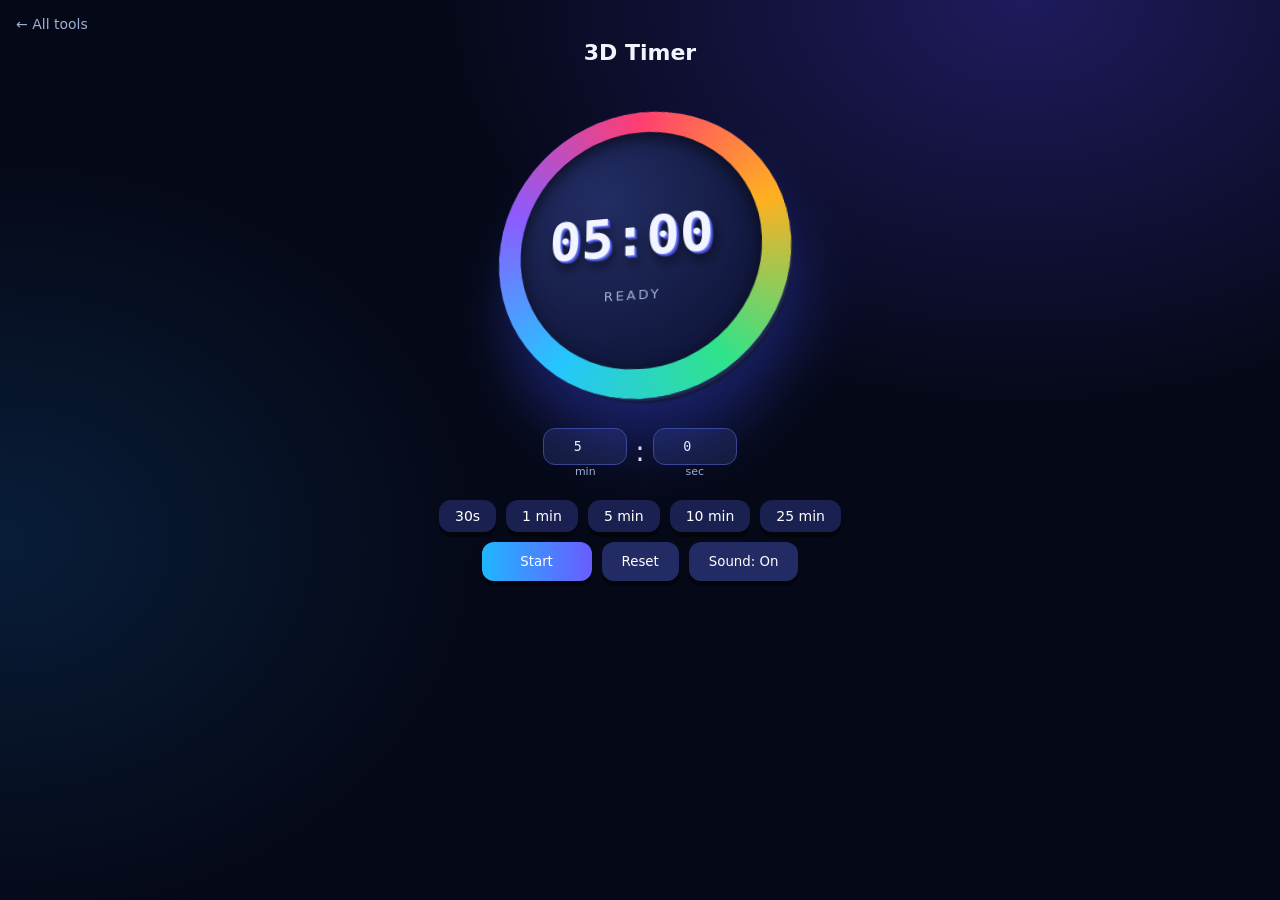
<file: timer.html>
<!DOCTYPE html>
<html lang="en">
<head>
<meta charset="utf-8">
<meta name="viewport" content="width=device-width, initial-scale=1">
<title>3D Timer</title>
<style>
*{box-sizing:border-box;margin:0}
html,body{background:#050816;color:#f2f5ff;font-family:system-ui,-apple-system,"Segoe UI",sans-serif}
body{min-height:100vh;display:flex;flex-direction:column;align-items:center;padding:16px 16px 40px;overflow-x:hidden;
background-image:radial-gradient(600px 420px at 80% 0,rgba(90,70,255,.3),transparent),radial-gradient(500px 400px at 0 60%,rgba(30,150,255,.15),transparent)}
.back{align-self:flex-start;color:#9fb0d8;font-size:14px;text-decoration:none}
h1{font-size:22px;margin:8px 0}
.scene{perspective:900px;width:min(300px,78vw);aspect-ratio:1;margin:26px 0}
.watch{position:relative;width:100%;height:100%;transform-style:preserve-3d;transform:rotateX(18deg) rotateY(-14deg);transition:transform .15s ease-out}
.layer{position:absolute;inset:0;border-radius:50%}
.l0{transform:translateZ(-26px);background:#141a3a;box-shadow:0 40px 60px rgba(60,80,255,.35)}
.l1{transform:translateZ(-12px);background:#1e2755}
.ring{transform:translateZ(2px);background:conic-gradient(from 0deg,#ff3d71,#ffb020,#2fe38a,#25c5ff,#8b5cff,#ff3d71);--p:100%;-webkit-mask:conic-gradient(#000 var(--p),transparent 0);mask:conic-gradient(#000 var(--p),transparent 0);filter:drop-shadow(0 0 12px rgba(120,120,255,.7))}
.face{inset:9%;transform:translateZ(10px);background:radial-gradient(circle at 35% 30%,#232d63,#0b1030);box-shadow:inset 0 6px 18px rgba(0,0,0,.6)}
.digits{position:absolute;inset:0;display:grid;place-items:center;font:800 54px ui-monospace,Menlo,Consolas,monospace;transform:translateZ(40px);
text-shadow:1px 1px 0 #6f7cff,2px 2px 0 #4c58d6,3px 3px 0 #2c3490,4px 8px 12px rgba(0,0,0,.6)}
.digits.low{color:#ff6b7f;animation:pulse .5s infinite alternate}
@keyframes pulse{to{transform:translateZ(60px) scale(1.06)}}
.label{position:absolute;left:0;right:0;top:66%;text-align:center;font-size:13px;letter-spacing:.2em;color:#9fb0d8;text-transform:uppercase;transform:translateZ(30px)}
.set{display:flex;align-items:center;gap:8px;font-size:28px;margin-bottom:12px}
input{width:84px;padding:10px;text-align:center;font:700 24px inherit;font-family:ui-monospace,Menlo,monospace;color:#fff;background:#141a3a;border:1px solid #3a4590;border-radius:12px}
input:disabled{opacity:.5}
.set small{display:block;font-size:11px;color:#9fb0d8;text-align:center}
.presets,.btns{display:flex;flex-wrap:wrap;justify-content:center;gap:10px;margin-top:10px}
button{font:600 15px inherit;font-family:inherit;border:0;border-radius:12px;padding:12px 20px;color:#fff;background:#222b63;cursor:pointer;box-shadow:0 5px 0 rgba(0,0,0,.4);transition:transform .08s,box-shadow .08s}
button:active{transform:translateY(4px);box-shadow:0 1px 0 rgba(0,0,0,.4)}
.presets button{padding:8px 16px;font-size:14px;background:#1a2150}
#go{background:linear-gradient(90deg,#1fb6ff,#6a5cff);min-width:110px}
#go.on{background:linear-gradient(90deg,#ff3d71,#ffb020)}
canvas{position:fixed;inset:0;width:100%;height:100%;pointer-events:none;z-index:9}
</style>
</head>
<body>
<a class="back" href="index.html">← All tools</a>
<h1>3D Timer</h1>
<div class="scene"><div class="watch" id="watch">
  <div class="layer l0"></div><div class="layer l1"></div>
  <div class="layer ring" id="ring"></div><div class="layer face"></div>
  <div class="digits" id="digits">05:00</div><div class="label" id="label">Ready</div>
</div></div>
<div class="set">
  <div><input id="min" type="number" min="0" max="99" value="5" inputmode="numeric"><small>min</small></div>:
  <div><input id="sec" type="number" min="0" max="59" value="0" inputmode="numeric"><small>sec</small></div>
</div>
<div class="presets">
  <button data-s="30">30s</button><button data-s="60">1 min</button><button data-s="300">5 min</button><button data-s="600">10 min</button><button data-s="1500">25 min</button>
</div>
<div class="btns"><button id="go">Start</button><button id="rst">Reset</button><button id="snd">Sound: On</button></div>
<canvas id="fx"></canvas>
<script>
(function(){
var $=function(i){return document.getElementById(i)};
var digits=$('digits'),ring=$('ring'),label=$('label'),go=$('go'),rst=$('rst'),snd=$('snd'),min=$('min'),sec=$('sec'),watch=$('watch'),cv=$('fx'),cx=cv.getContext('2d');
var AC=window.AudioContext||window.webkitAudioContext,ac=null,soundOn=true;
function beep(f,d,v,t){if(!soundOn||!AC)return;try{ac=ac||new AC();if(ac.state==='suspended')ac.resume();var o=ac.createOscillator(),g=ac.createGain(),n=ac.currentTime;o.type=t||'sine';o.frequency.value=f;g.gain.setValueAtTime(v||.25,n);g.gain.exponentialRampToValueAtTime(.001,n+d);o.connect(g);g.connect(ac.destination);o.start(n);o.stop(n+d)}catch(e){}}
var total=300000,rem=300000,running=false,done=false,endAt=0,raf=0,lastSec=-1,timers=[];
function pad(n){return n<10?'0'+n:''+n}
function readInputs(){total=((+min.value||0)*60+(+sec.value||0))*1000;rem=total}
function draw(){var s=Math.ceil(rem/1000);digits.textContent=pad(Math.floor(s/60))+':'+pad(s%60);
  digits.classList.toggle('low',running&&s<=10&&s>0);ring.style.setProperty('--p',(total?rem/total*100:0)+'%')}
function loop(){rem=Math.max(0,endAt-performance.now());var s=Math.ceil(rem/1000);
  if(s!==lastSec){lastSec=s;if(s<=10&&s>0)beep(s<=3?1000:700,.08,.2)}
  draw();if(rem<=0){finish();return}raf=requestAnimationFrame(loop)}
function setIn(dis){min.disabled=sec.disabled=dis}
function start(){if(done){reset();return}
  if(!running&&rem<=0)readInputs();if(total<=0)return;
  if(running){running=false;cancelAnimationFrame(raf);go.textContent='Resume';go.classList.remove('on');label.textContent='Paused';draw();return}
  endAt=performance.now()+rem;running=true;lastSec=Math.ceil(rem/1000);setIn(true);go.textContent='Pause';go.classList.add('on');label.textContent='Running';beep(880,.15);loop()}
function reset(){timers.forEach(clearTimeout);timers=[];cancelAnimationFrame(raf);running=false;done=false;setIn(false);readInputs();
  go.textContent='Start';go.classList.remove('on');label.textContent='Ready';draw();beep(300,.15)}
function finish(){running=false;done=true;setIn(false);draw();label.textContent='Time is up!';go.textContent='Again';go.classList.remove('on');
  for(var i=0;i<10;i++)(function(i){timers.push(setTimeout(function(){beep(i%2?1175:880,.22,.3,'square')},i*330))})(i);
  for(var j=0;j<12;j++)(function(j){timers.push(setTimeout(function(){burst(Math.random()*cv.width,Math.random()*cv.height*.6+40)},j*350))})(j);
  if(navigator.vibrate)try{navigator.vibrate([300,150,300,150,500])}catch(e){}}
var ps=[],fxOn=false,cols=['#ff3d71','#ffb020','#2fe38a','#25c5ff','#8b5cff','#fff'];
function size(){cv.width=innerWidth;cv.height=innerHeight}size();window.addEventListener('resize',size);
function burst(x,y){var c=cols[Math.floor(Math.random()*cols.length)];beep(120+Math.random()*80,.25,.18,'triangle');
  for(var i=0;i<70;i++){var a=Math.random()*6.283,v=1.5+Math.random()*5;ps.push({x:x,y:y,vx:Math.cos(a)*v,vy:Math.sin(a)*v,l:1,c:i%4?c:cols[(i)%6]})}
  if(!fxOn){fxOn=true;anim()}}
function anim(){cx.clearRect(0,0,cv.width,cv.height);
  ps=ps.filter(function(p){p.x+=p.vx;p.y+=p.vy;p.vy+=.06;p.vx*=.99;p.l-=.013;if(p.l<=0)return false;
    cx.globalAlpha=p.l;cx.fillStyle=p.c;cx.beginPath();cx.arc(p.x,p.y,2.4,0,6.283);cx.fill();return true});
  if(ps.length)requestAnimationFrame(anim);else{fxOn=false;cx.clearRect(0,0,cv.width,cv.height)}}
go.onclick=start;rst.onclick=reset;
snd.onclick=function(){soundOn=!soundOn;snd.textContent='Sound: '+(soundOn?'On':'Off');beep(700,.08)};
function onIn(){if(!running){done=false;readInputs();draw();label.textContent='Ready';go.textContent='Start'}}
min.oninput=sec.oninput=onIn;
Array.prototype.forEach.call(document.querySelectorAll('[data-s]'),function(b){b.onclick=function(){if(running)return;var s=+b.getAttribute('data-s');min.value=Math.floor(s/60);sec.value=s%60;onIn()}});
function tilt(x,y){var r=watch.parentNode.getBoundingClientRect(),dx=(x-(r.left+r.width/2))/innerWidth,dy=(y-(r.top+r.height/2))/innerHeight;
  watch.style.transform='rotateX('+(-dy*50).toFixed(1)+'deg) rotateY('+(dx*60).toFixed(1)+'deg)'}
addEventListener('mousemove',function(e){tilt(e.clientX,e.clientY)});
addEventListener('touchmove',function(e){tilt(e.touches[0].clientX,e.touches[0].clientY)},{passive:true});
readInputs();draw();
})();
</script>
</body>
</html>
</file>
<file: style.css>
:root{--bg:#eef1f7;--fg:#1b2233;--card:#fff;--line:#d5dbea;--accent:#2f6bff;--muted:#6b7590}
@media (prefers-color-scheme:dark){:root{--bg:#0f1320;--fg:#e8ecf8;--card:#1a2036;--line:#2c3558;--accent:#5b8dff;--muted:#8f9ab8}}
*{box-sizing:border-box}
body{margin:0;background:var(--bg);color:var(--fg);font-family:system-ui,-apple-system,"Segoe UI",sans-serif}
header{padding:40px 20px 16px;text-align:center}
header h1{margin:0 0 6px;font-size:28px}
header p{margin:0;color:var(--muted)}
.grid{max-width:900px;margin:0 auto;padding:20px;display:grid;grid-template-columns:repeat(auto-fill,minmax(220px,1fr));gap:16px}
.card{display:block;background:var(--card);border:1px solid var(--line);border-radius:16px;padding:20px;color:inherit;text-decoration:none;transition:transform .15s,box-shadow .15s}
.card:hover{transform:translateY(-4px);box-shadow:0 10px 24px rgba(0,0,0,.15)}
.card .icon{font-size:34px}
.card h2{margin:10px 0 4px;font-size:18px}
.card p{margin:0;font-size:14px;color:var(--muted)}
footer{text-align:center;padding:30px;color:var(--muted);font-size:13px}
</file>
